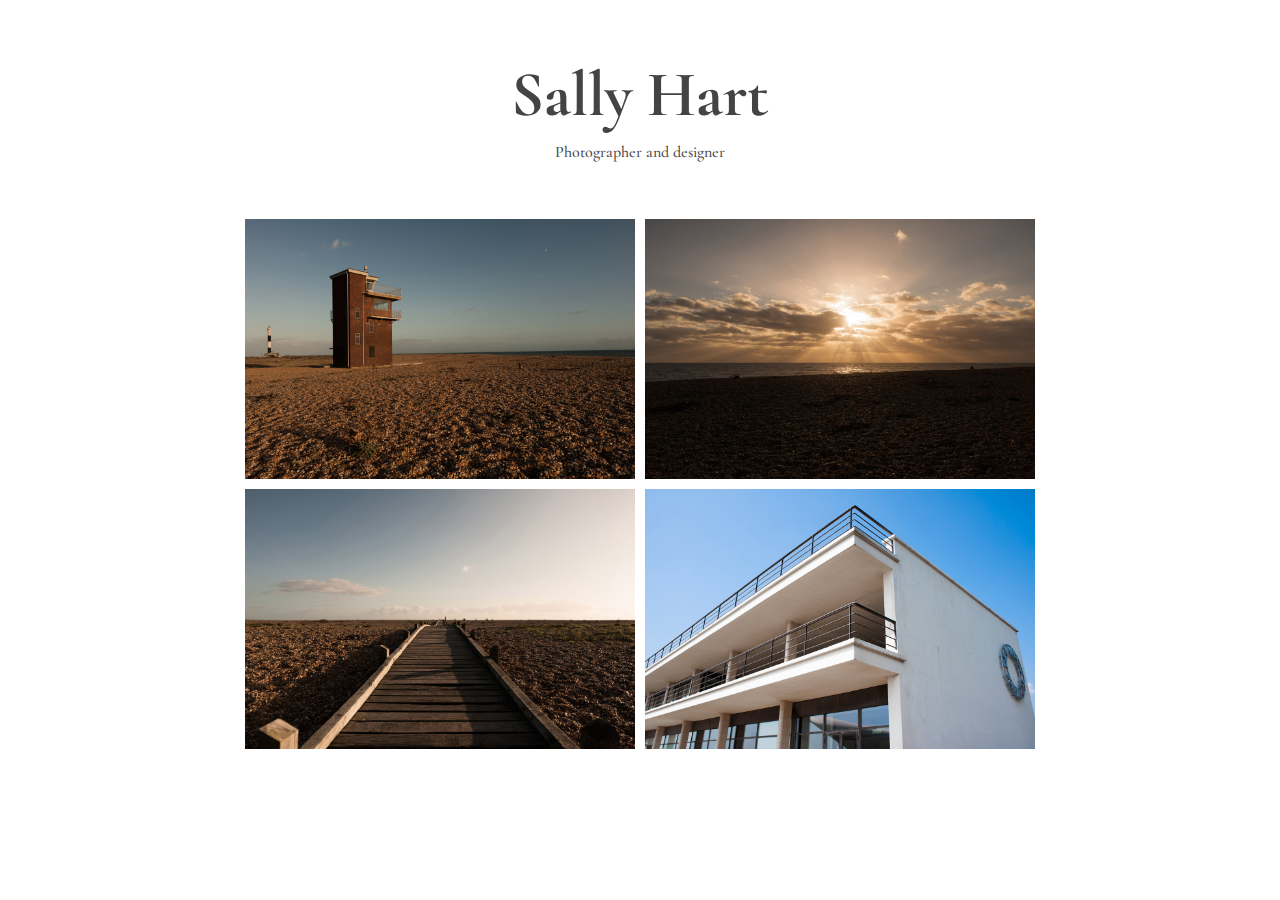
<file: 001-modal/index.html>
<!doctype html>
<html>
  <head>
    <meta charset="utf-8">
    <title>Sally Hart</title>
    
    <link rel="stylesheet" href="https://fonts.googleapis.com/css?family=Cormorant+Garamond:500,700">
    <link rel="stylesheet" href="css/normalize.css">
    <link rel="stylesheet" href="css/style.css">
  </head>
  <body>
    
    <h1>Sally Hart</h1>
    <h2>Photographer and designer</h2>
    
    <article>
        <a class="show-modal" href="images/sally_1.jpg">
            <img src="images/sally_1.jpg">
        </a>
        <a class="show-modal" href="images/sally_1.jpg">
            <img src="images/sally_2.jpg">
        </a>
        <a class="show-modal" href="images/sally_1.jpg">
            <img src="images/sally_3.jpg">
        </a>
        <a class="show-modal" href="images/sally_1.jpg">
            <img src="images/sally_4.jpg">
        </a>
        
        
    </article>
      
      
      <div class="modal">
        <div class="modal-background"></div>
        <div class="modal-close">x</div>
        <div class="modal-content">content yo</div>
      </div>
      
    <script src="js/jquery.js"></script>
    <script src="js/modal.js"></script>
  </body>
</html>
</file>
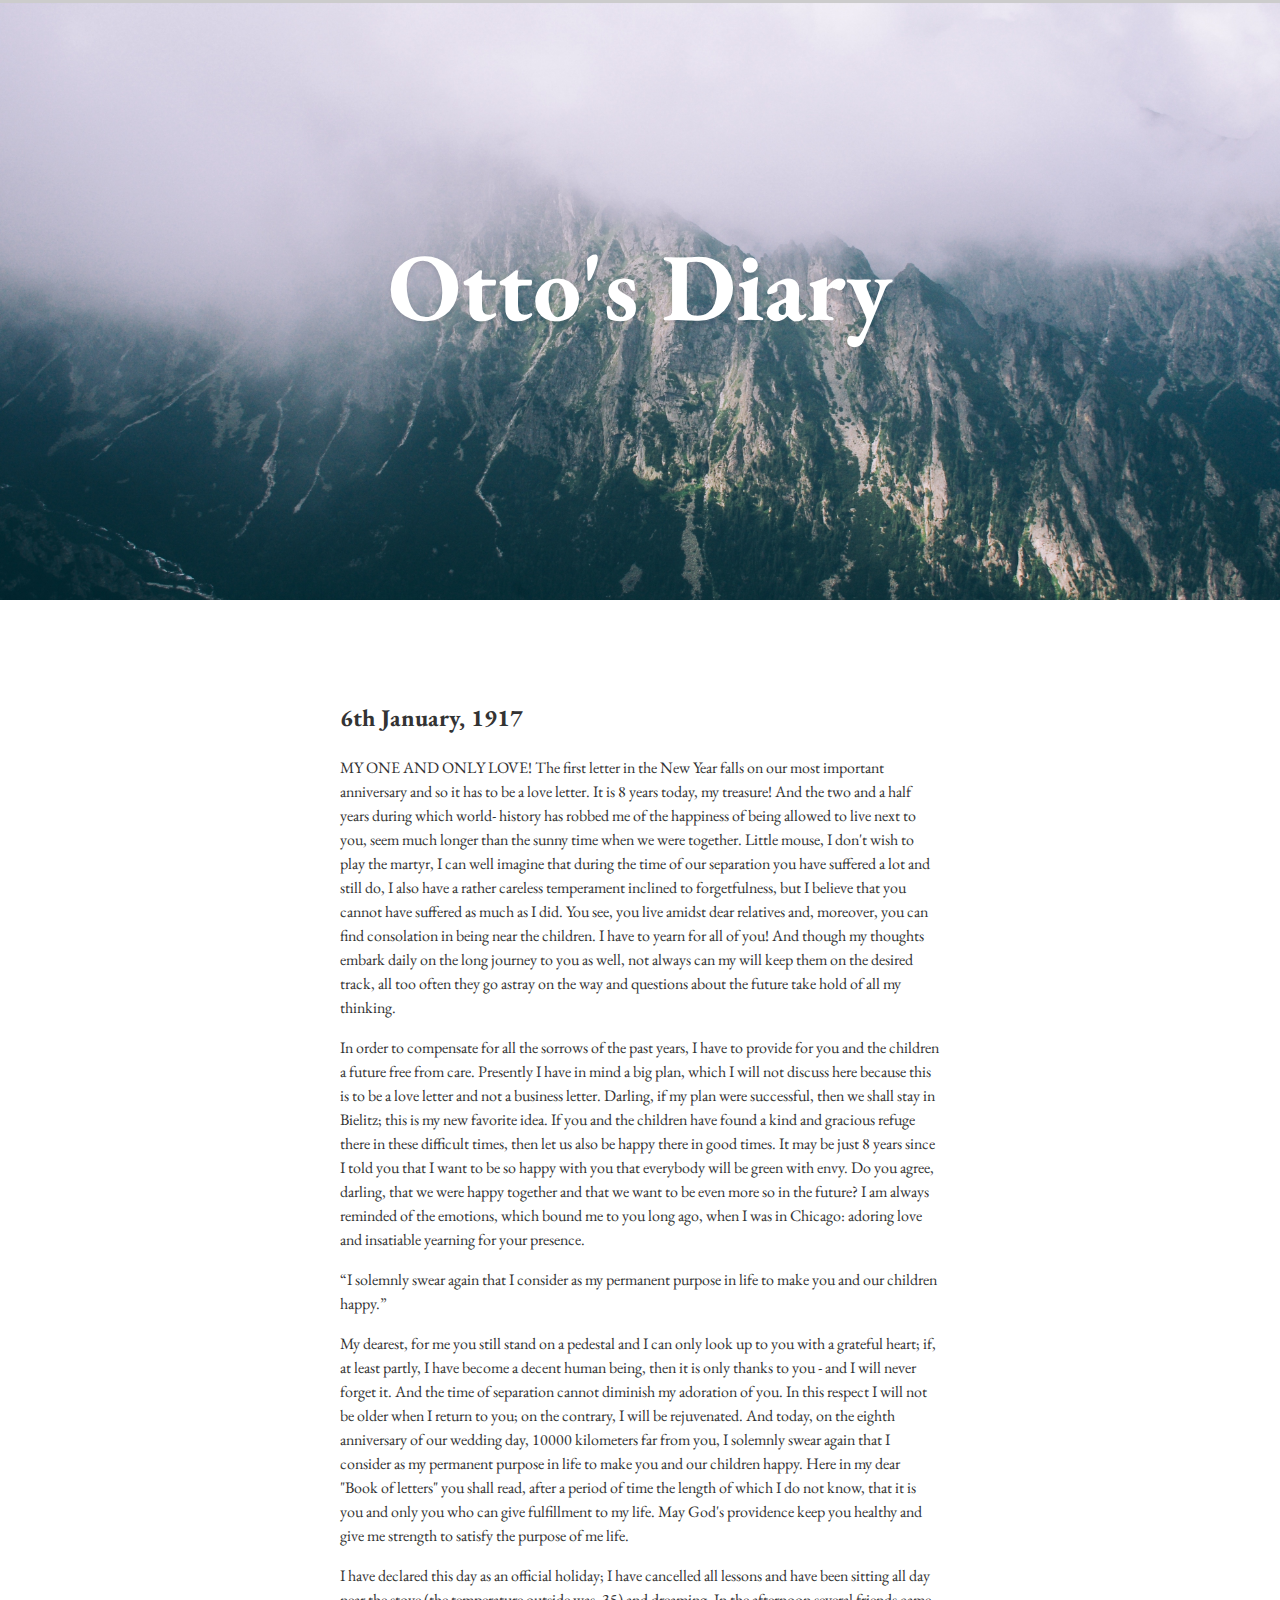
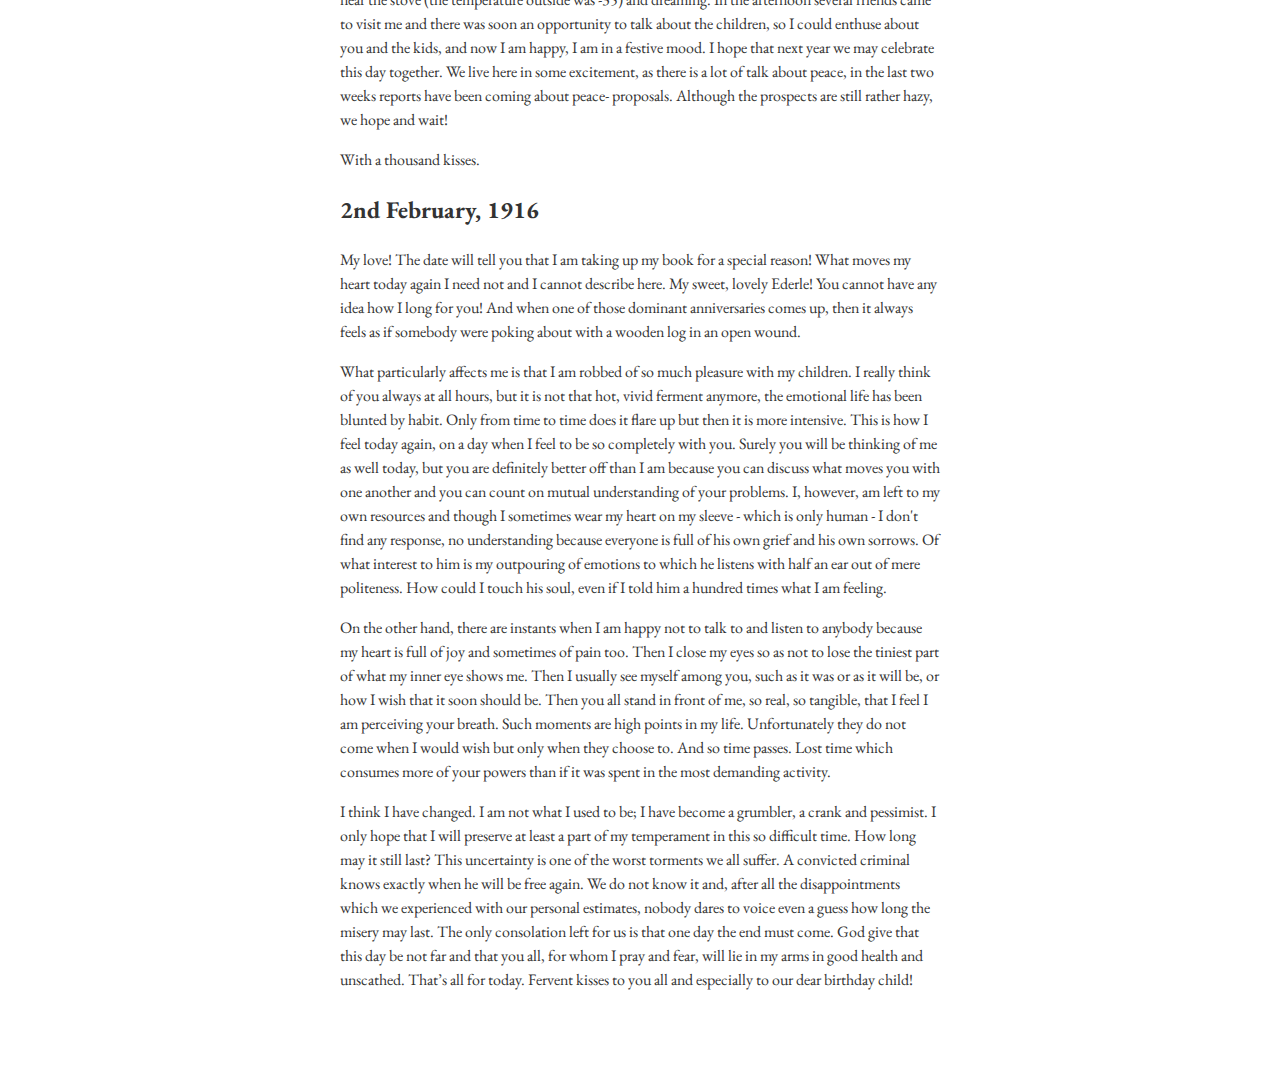
<file: 002-parallax/index.html>
<!doctype html>
<html>
  <head>
    <meta charset="utf-8">
    <title>Otto's Diary</title>
    
    <link href="https://fonts.googleapis.com/css?family=EB+Garamond" rel="stylesheet">
    <link rel="stylesheet" href="css/normalize.css">
    <link rel="stylesheet" href="css/style.css">
  </head>
  <body>

      <div class="bar">
        <div class="progress"></div>
      </div>
      
    <header>
      <h1>Otto's Diary</h1>
      <nav>
        <a href="#">Before the war</a>
        <a href="#">After the war</a>
        <a href="#">Excerpts</a>
      </nav>
    </header>
    
    <div class="hero">
      <h1>Otto's Diary</h1>
    </div>
    
    <article>      
      <h2>6th January, 1917</h2>
      
      <p>MY ONE AND ONLY LOVE! The first letter in the New Year falls on our most important anniversary and so it has to be a love letter. It is 8 years today, my treasure! And the two and a half years during which world- history has robbed me of the happiness of being allowed to live next to you, seem much longer than the sunny time when we were together. Little mouse, I don't wish to play the martyr, I can well imagine that during the time of our separation you have suffered a lot and still do, I also have a rather careless temperament inclined to forgetfulness, but I believe that you cannot have suffered as much as I did. You see, you live amidst dear relatives and, moreover, you can find consolation in being near the children. I have to yearn for all of you! And though my thoughts embark daily on the long journey to you as well, not always can my will keep them on the desired track, all too often they go astray on the way and questions about the future take hold of all my thinking.</p>

      <p>In order to compensate for all the sorrows of the past years, I have to provide for you and the children a future free from care. Presently I have in mind a big plan, which I will not discuss here because this is to be a love letter and not a business letter. Darling, if my plan were successful, then we shall stay in Bielitz; this is my new favorite idea. If you and the children have found a kind and gracious refuge there in these difficult times, then let us also be happy there in good times. It may be just 8 years since I told you that I want to be so happy with you that everybody will be green with envy. Do you agree, darling, that we were happy together and that we want to be even more so in the future? I am always reminded of the emotions, which bound me to you long ago, when I was in Chicago: adoring love and insatiable yearning for your presence.</p>

      <p>“I solemnly swear again that I consider as my permanent purpose in life to make you and our children happy.”</p>

      <p>My dearest, for me you still stand on a pedestal and I can only look up to you with a grateful heart; if, at least partly, I have become a decent human being, then it is only thanks to you - and I will never forget it. And the time of separation cannot diminish my adoration of you. In this respect I will not be older when I return to you; on the contrary, I will be rejuvenated. And today, on the eighth anniversary of our wedding day, 10000 kilometers far from you, I solemnly swear again that I consider as my permanent purpose in life to make you and our children happy. Here in my dear "Book of letters" you shall read, after a period of time the length of which I do not know, that it is you and only you who can give fulfillment to my life. May God's providence keep you healthy and give me strength to satisfy the purpose of me life.</p>

      <p>I have declared this day as an official holiday; I have cancelled all lessons and have been sitting all day near the stove (the temperature outside was -35) and dreaming. In the afternoon several friends came to visit me and there was soon an opportunity to talk about the children, so I could enthuse about you and the kids, and now I am happy, I am in a festive mood. I hope that next year we may celebrate this day together. We live here in some excitement, as there is a lot of talk about peace, in the last two weeks reports have been coming about peace- proposals. Although the prospects are still rather hazy, we hope and wait!</p>

      <p>With a thousand kisses.</p>
      
      <h2>2nd February, 1916</h2>
        
      <p>My love! The date will tell you that I am taking up my book for a special reason! What moves my heart today again I need not and I cannot describe here. My sweet, lovely Ederle! You cannot have any idea how I long for you! And when one of those dominant anniversaries comes up, then it always feels as if somebody were poking about with a wooden log in an open wound.</p>

      <p>What particularly affects me is that I am robbed of so much pleasure with my children. I really think of you always at all hours, but it is not that hot, vivid ferment anymore, the emotional life has been blunted by habit. Only from time to time does it flare up but then it is more intensive. This is how I feel today again, on a day when I feel to be so completely with you. Surely you will be thinking of me as well today, but you are definitely better off than I am because you can discuss what moves you with one another and you can count on mutual understanding of your problems. I, however, am left to my own resources and though I sometimes wear my heart on my sleeve - which is only human - I don't find any response, no understanding because everyone is full of his own grief and his own sorrows. Of what interest to him is my outpouring of emotions to which he listens with half an ear out of mere politeness. How could I touch his soul, even if I told him a hundred times what I am feeling.</p>

      <p>On the other hand, there are instants when I am happy not to talk to and listen to anybody because my heart is full of joy and sometimes of pain too. Then I close my eyes so as not to lose the tiniest part of what my inner eye shows me. Then I usually see myself among you, such as it was or as it will be, or how I wish that it soon should be. Then you all stand in front of me, so real, so tangible, that I feel I am perceiving your breath. Such moments are high points in my life. Unfortunately they do not come when I would wish but only when they choose to. And so time passes. Lost time which consumes more of your powers than if it was spent in the most demanding activity.</p>

      <p>I think I have changed. I am not what I used to be; I have become a grumbler, a crank and pessimist. I only hope that I will preserve at least a part of my temperament in this so difficult time. How long may it still last? This uncertainty is one of the worst torments we all suffer. A convicted criminal knows exactly when he will be free again. We do not know it and, after all the disappointments which we experienced with our personal estimates, nobody dares to voice even a guess how long the misery may last. The only consolation left for us is that one day the end must come. God give that this day be not far and that you all, for whom I pray and fear, will lie in my arms in good health and unscathed. That’s all for today. Fervent kisses to you all and especially to our dear birthday child!</p>
      
    </article>
    <script src="js/jquery.js"></script>
    <script src="js/parallax.js"></script>
  </body>
</html>
</file>
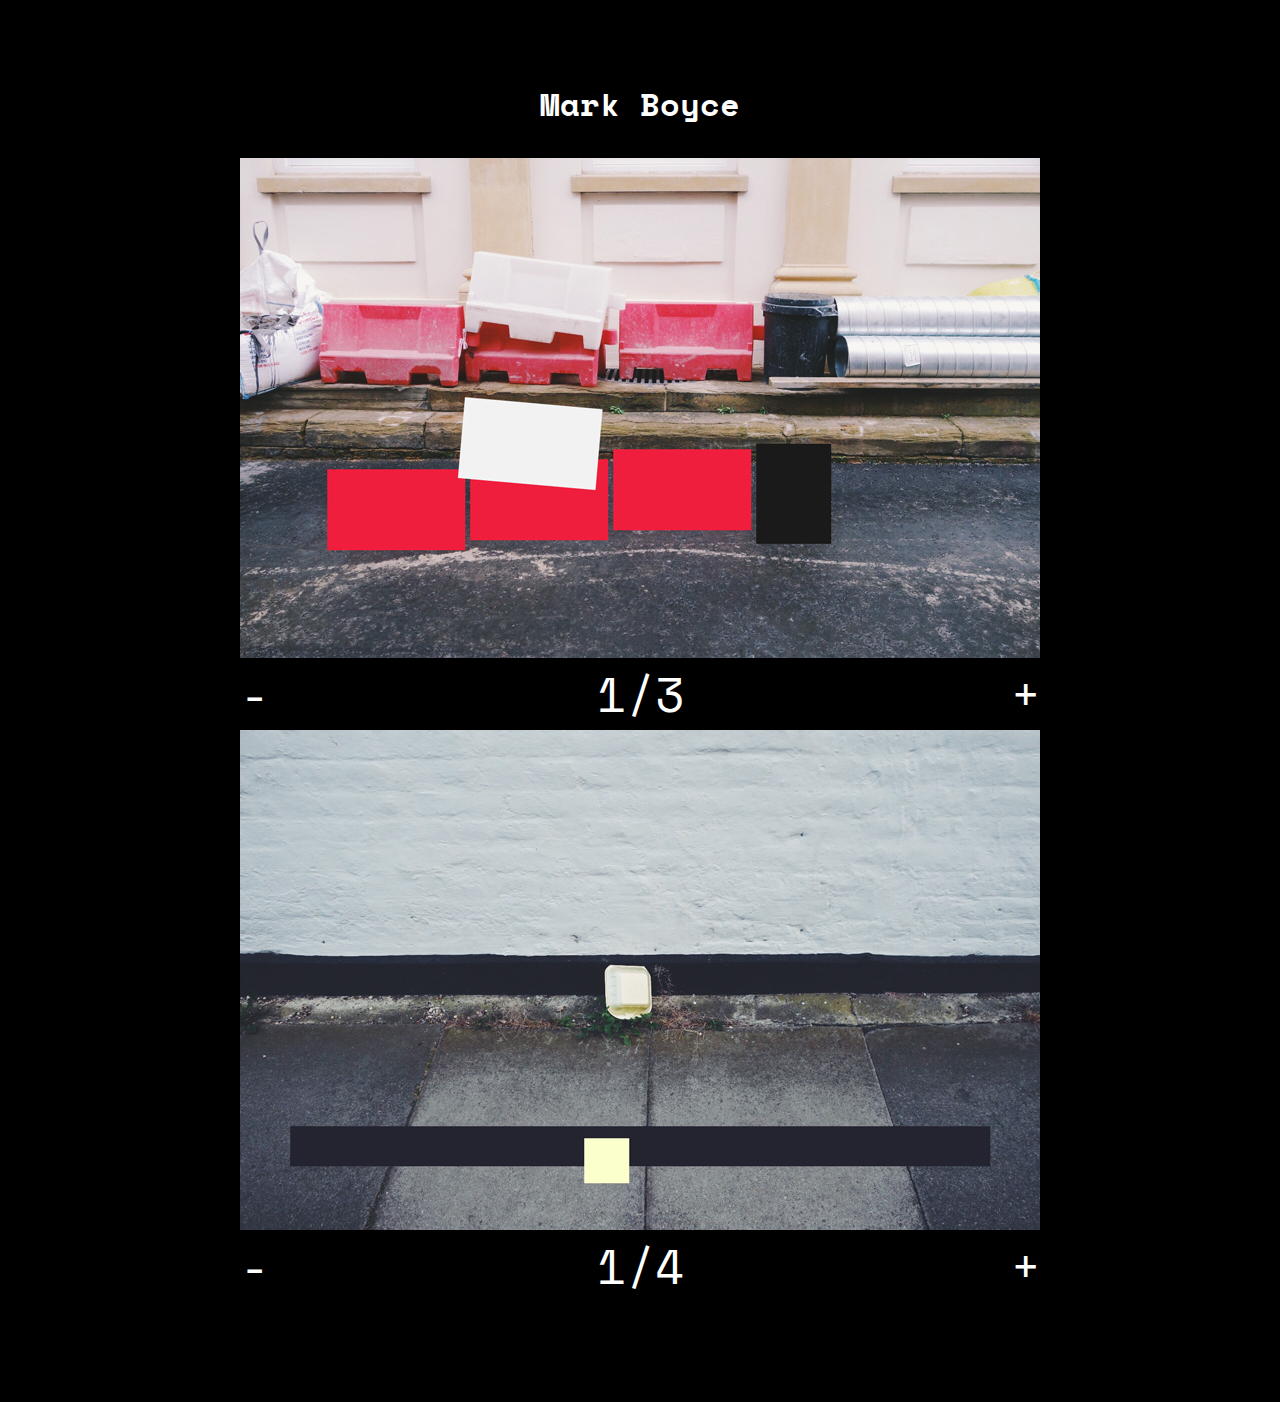
<file: 003-slideshow/index.html>
<!doctype html>
<html>
  <head>
    <meta charset="utf-8">
    <title>Mark Boyce</title>
    
    <link href="https://fonts.googleapis.com/css?family=Space+Mono:400,400i,700,700i" rel="stylesheet">
    <link rel="stylesheet" href="css/normalize.css">
    <link rel="stylesheet" href="css/style.css">
  </head>
  <body>
    
    <h1>Mark Boyce</h1>
    
      <div class="slideshow">
      
          <div class="slideshow-holder">
              <div class="slideshow-content">
                  <img src="images/boyce_8.jpg">
                  <img src="images/boyce_7.jpg">
                  <img src="images/boyce_6.jpg">
              </div>
          
          </div>
          
          <div class="actions">
              <a href="#" class="prev">-</a>
              <span class="pagination">1/3</span>
              <a href="#" class="next">+</a>
          </div>
          
      </div>
      
      <div class="slideshow">
      
          <div class="slideshow-holder">
              <div class="slideshow-content">
                  <img src="images/boyce_1.jpg">
                  <img src="images/boyce_2.jpg">
                  <img src="images/boyce_3.jpg">
                  <img src="images/boyce_4.jpg">
              </div>
          
          </div>
          
          <div class="actions">
              <a href="#" class="prev">-</a>
              <span class="pagination">1/4</span>
              <a href="#" class="next">+</a>
          </div>
          
      </div>
      
      
      
      
      
      
      
      
      <script src="js/jquery.js"></script>
      <script src="js/slideshow.js"></script>
  </body>
</html>
</file>
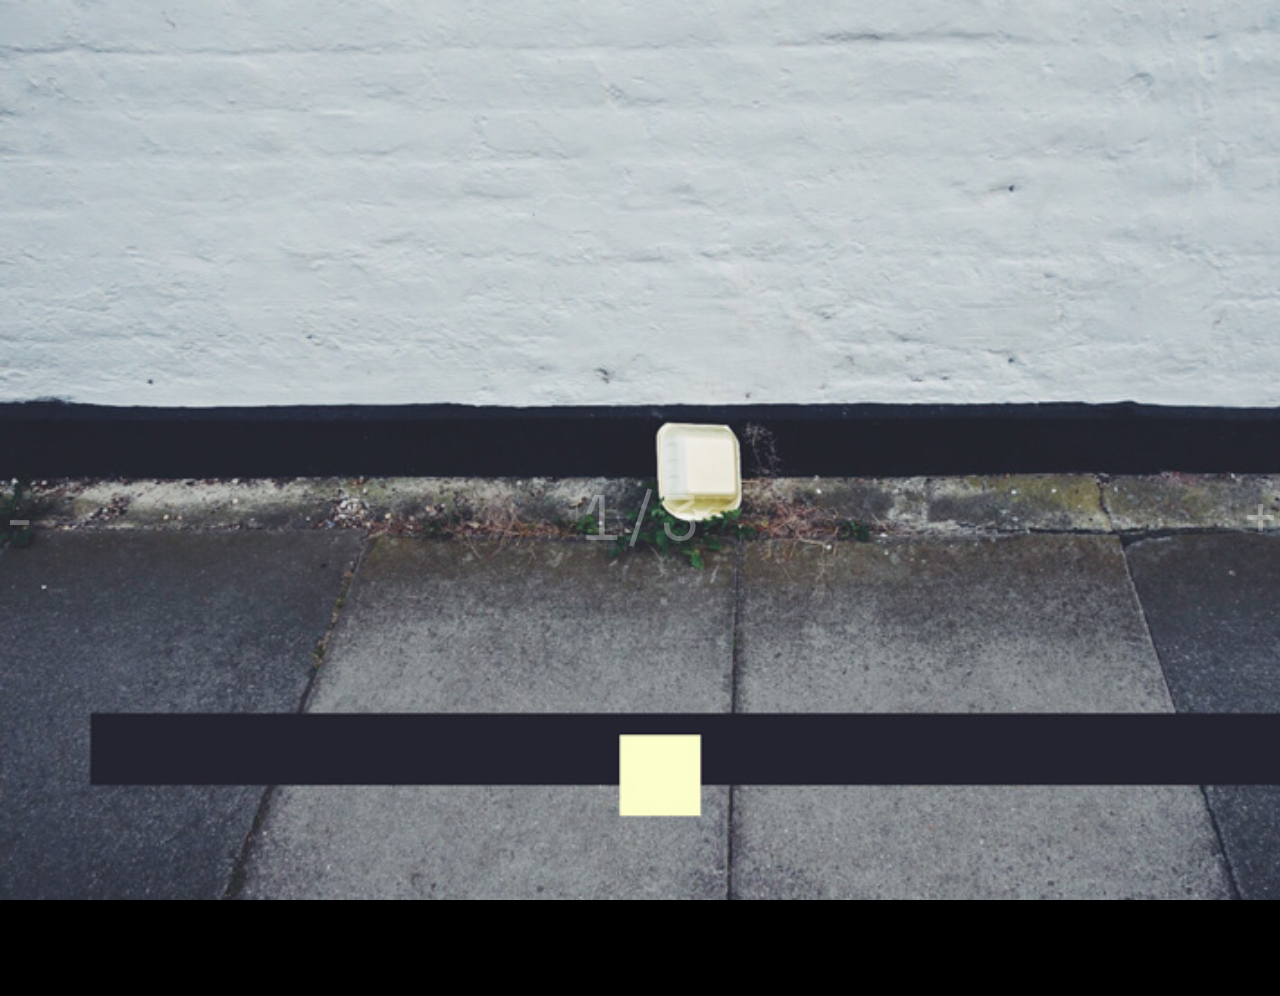
<file: 004-full-slideshow/index.html>
<!doctype html>
<html>
  <head>
    <meta charset="utf-8">
    <title>Mark Boyce</title>
    
    <link href="https://fonts.googleapis.com/css?family=Space+Mono:400,400i,700,700i" rel="stylesheet">
    <link rel="stylesheet" href="css/normalize.css">
    <link rel="stylesheet" href="css/style.css">
  </head>
  <body>
      
      <div class="slideshow">
      
          <div class="slideshow-holder">
              <div class="slideshow-content">
                  <div class="boyce_1"></div>
                  <div class="boyce_2"></div>
                  <div class="boyce_3"></div>
              </div>
          
          </div>
          
          <div class="actions">
              <a href="#" class="prev">-</a>
              <span class="pagination">1/3</span>
              <a href="#" class="next">+</a>
          </div>
          
      </div>
    
    <script src="js/jquery.js"></script>
    <script src="js/slideshow.js"></script>
  </body>
</html>
</file>
<file: 001-modal/css/style.css>
html {
  box-sizing: border-box;
}

*, *:before, *:after {
  box-sizing: inherit;
}

body {
  font: 16px/1.5 Cormorant Garamond, Helvetica;
  color: #444;
  margin: 50px auto 100px auto;
  max-width: 800px;
  text-align: center;
}

h1 {
  font-size: 64px;
  line-height: 1.4;
  margin: 0;
}

h2 {
  font-size: 16px;
  font-weight: 500;
  margin: 0 0 50px 0;
}

img {
  max-width: 100%;
  vertical-align: bottom;
}

article {
  overflow: hidden;
}

.show-modal {
  float: left;
  width: 50%;
  padding: 5px;
}

/* JQuery Classes */

h1.blue {
    color: blue;
}

/* Modal Classes */

.modal {
    display: none;
}

.modal-background {
    position: fixed;
    top: 0;
    left: 0;
    width: 100%;
    height: 100%;
    background-color: rgba(0,0,0,0.8);
}

.modal-close {
    font: "arial";
    z-index: 1;
    position: fixed;
    top: 20px;
    right: 20px;
    color: lightgrey;
    size: 42px;
    border-radius: 100%;
    padding: 0.25em;
    border: lightgrey 1px solid;
}

.modal-close:hover {
    color: white;
    border-color: white;
    cursor: pointer;
}

.modal-content {
    position: fixed;
    top: 50%;
    left: 50%;
    width: 1200px;
    height: 800px;
    background-color: white;
    margin: -400px 0 0 -600px;
}
</file>
<file: 002-parallax/css/style.css>
html {
  box-sizing: border-box;
}

*, *:before, *:after {
  box-sizing: inherit;
}

body {
  font: 16px/1.5 EB Garamond, Times;
  color: #333;
}

header {
  position: fixed;
  top: -50px;
  left: 0;
  width: 100%;
  background: white;
  overflow: hidden;
  padding: 10px 20px;
  z-index: 1;
  transition: top 1s;
  box-shadow: 0 0 10px rgba(0, 0, 0, 0.15);
}

header.show {
  top: 3px;
}

header h1 {
  font-size: 16px;
  float: left;
  margin: 0 10px 0 0;
}

header nav {
  float: left;
}

header a {
  color: #ff4141;
  text-decoration: none;
  margin: 0 10px 0 0;
}

div.hero {
  background-image: url(../images/mountain.jpg);
  background-position: center;
  background-repeat: no-repeat;
  background-size: cover;
  padding: 150px 0 0;
  color: white;
  text-align: center;
  font-size: 48px;
  text-shadow: 0 2px 5px rgba(0, 0, 0, 0.1);
  height: 600px;
}

article {
  max-width: 600px;
  margin: 100px auto;
}

.bar {
  position: fixed;
  top: 0;
  left: 0;
  width: 100%;
  min-height: 3px;
  background: #ccc;
  z-index: 2;
}

.progress {
  position: relative;
  top: 0;
  left: 0;
  width: 0;
  min-height: 3px;
  background: #ff4141;
}
</file>
<file: 003-slideshow/css/style.css>
html {
  box-sizing: border-box;
}

*, *:before, *:after {
  box-sizing: inherit;
}

body {
  font: 16px/1.5 Space Mono, monospace;
  background: #000000;
  color: #ffffff;
  margin: 80px auto 100px auto;
  max-width: 800px;
  box-sizing: border-box;
}

h1 {
  font-size: 32px;
  font-weight: 700;
  text-align: center;
  margin: 0 0 30px 0;
}

img {
  max-width: 100%;
  vertical-align: bottom;
}

.actions {
    display: flex;
    justify-content: space-between;
}

.actions a,
.actions a:visited,
.actions span {
    color: white;
    font-size: 3em;
    text-decoration: none;
    vertical-align: middle;
}

.actions a:hover {
    color: lightgrey;
}

div.slideshow-holder {
    
    width: 800px;
    height: 500px;
    overflow: hidden;
    
}

div.slideshow-content {
    top: 0;
    left: 0;
    position: relative;
    height: 500px;
    width: 10000%;
    transition: left 1s;
}

div.slideshow-content img {
    float: left;
}
</file>
<file: 004-full-slideshow/css/style.css>
html {
  box-sizing: border-box;
}

*, *:before, *:after {
  box-sizing: inherit;
}

html, body {
  height: 100%;
}

body {
  font: 32px/1.5 Space Mono, monospace;
  background: #000000;
  color: #ffffff;
}


.actions {
    display: flex;
    justify-content: space-between;
}

.actions a,
.actions a:visited,
.actions span {
    opacity: 0.3;
    position: relative;
  top: 50%;
  transform: translateY(-450%);

    z-index: 2;
    color: white;
    font-size: 2em;
    text-decoration: none;
    vertical-align: middle;
}

.actions a:hover {
    color: white;
    opacity: 1;
}

div.slideshow {
    width: 100%;
    height: 100%;
}

div.slideshow-holder {
    width: 100%;
    height: 100%;
    overflow: hidden;
    
}

div.slideshow-content {
    top: 0;
    left: 0;
    position: relative;
    height: 100%;
    width: 10000%;
    transition: left 1s;
}

div.slideshow-content div {
    float: left;
    width: 1%;
    background-size: cover;
    height: 100%;
}


div.boyce_1 {
    background-image: url(../images/boyce_1.jpg);
}

div.boyce_2 {
    background-image: url(../images/boyce_2.jpg);
}

div.boyce_3 {
    background-image: url(../images/boyce_3.jpg);
}
</file>
